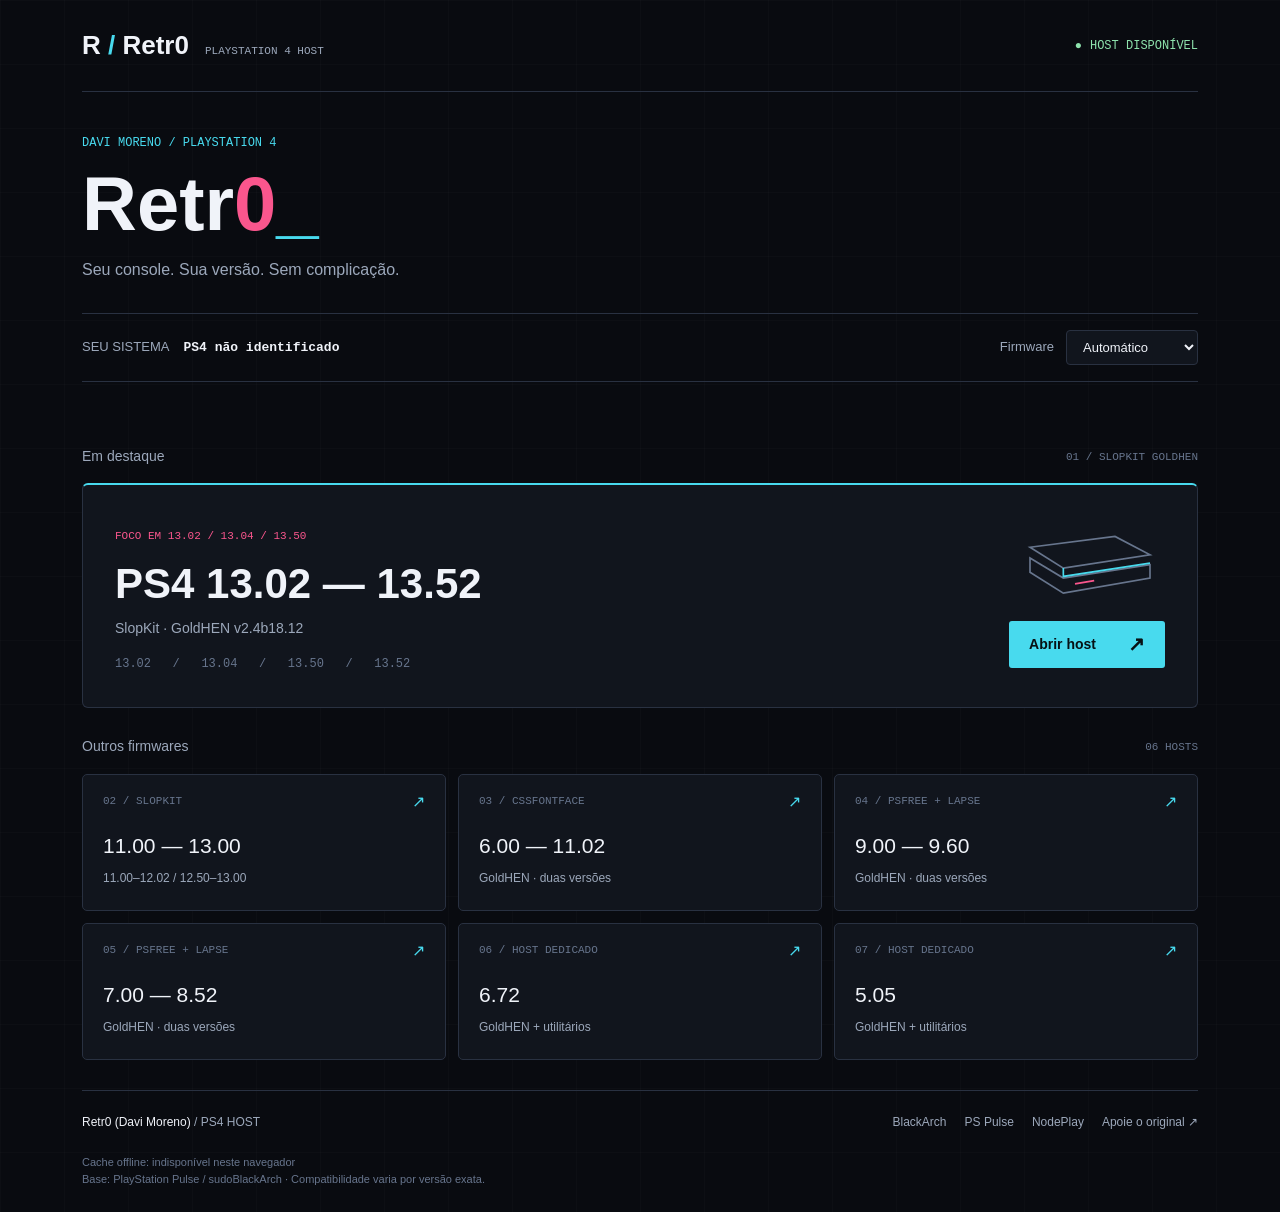
<file: index.html>
<!DOCTYPE html>
<html lang="pt-BR" manifest="navigation.manifest"><head>
<meta charset="utf-8"><meta name="viewport" content="width=device-width,initial-scale=1">
<title>Retr0 • PS4 Host | Davi Moreno</title><meta name="description" content="Retr0 por Davi Moreno. Hosts de PS4 organizados por firmware, com identificação automática do console."><meta property="og:title" content="Retr0 • PS4 Host"><meta property="og:description" content="Seu PS4, seu firmware, seu host. Por Davi Moreno."><meta property="og:type" content="website"><meta name="twitter:card" content="summary">
<link rel="icon" href="pspulse.png"><link rel="stylesheet" href="retr0.css">
</head><body><div class="shell">
<header class="top"><a class="brand" href="index.html">R<span> / </span>Retr0<small>PLAYSTATION 4 HOST</small></a><span class="online">HOST DISPONÍVEL</span></header>
<main><section class="intro"><p class="eyebrow">DAVI MORENO / PLAYSTATION 4</p><h1>Retr<span class="zero">0</span><span>_</span></h1><p>Seu console. Sua versão. Sem complicação.</p></section>
<div class="firmware-status"><div><span class="status-label">SEU SISTEMA</span><strong id="firmware-value" class="status-value" aria-live="polite">Verificando firmware…</strong><a id="recommended" class="recommendation" hidden>Abrir host →</a></div><label class="manual" for="firmware-picker">Firmware <select id="firmware-picker"><option value="">Automático</option></select></label></div>
<p class="notice-line" id="notice" role="status"></p>
<div class="section-heading"><h2 id="selection-title">Em destaque</h2><span>01 / SLOPKIT GOLDHEN</span></div>
<section class="featured" data-route="1352/index.html"><div><span class="badge pink">FOCO EM 13.02 / 13.04 / 13.50</span><h2>PS4 13.02 — 13.52</h2><p>SlopKit · GoldHEN v2.4b18.12</p><p class="version-list">13.02 &nbsp; / &nbsp; 13.04 &nbsp; / &nbsp; 13.50 &nbsp; / &nbsp; 13.52</p></div><div class="feature-side">
<svg class="console-art" viewBox="0 0 180 95" aria-label="Console PlayStation 4" role="img"><path d="M18 25L120 12l42 22-104 16zM18 38l40 24 104-16v16L58 80 18 55z" fill="none" stroke="currentColor" stroke-width="2"/><path d="M58 50v10l104-16" fill="none" stroke="var(--primary)" stroke-width="2"/><path d="M72 69l23-4" stroke="var(--accent)" stroke-width="2"/></svg>
<a class="cta" id="primary-link" href="1352/index.html">Abrir host <span class="arrow">↗</span></a></div></section>
<div class="section-heading"><h2>Outros firmwares</h2><span>06 HOSTS</span></div>
<nav class="routes" aria-label="Hosts por firmware">
<a class="route" data-route="1300/index.html" href="1300/index.html"><span class="index">02 / SLOPKIT</span><span class="arrow">↗</span><div><strong>11.00 — 13.00</strong><small>11.00–12.02 / 12.50–13.00</small></div></a>
<a class="route" data-route="css/version-selector.html" href="css/version-selector.html"><span class="index">03 / CSSFONTFACE</span><span class="arrow">↗</span><div><strong>6.00 — 11.02</strong><small>GoldHEN · duas versões</small></div></a>
<a class="route" data-route="900/version-selector.html" href="900/version-selector.html"><span class="index">04 / PSFREE + LAPSE</span><span class="arrow">↗</span><div><strong>9.00 — 9.60</strong><small>GoldHEN · duas versões</small></div></a>
<a class="route" data-route="700/version-selector.html" href="700/version-selector.html"><span class="index">05 / PSFREE + LAPSE</span><span class="arrow">↗</span><div><strong>7.00 — 8.52</strong><small>GoldHEN · duas versões</small></div></a>
<a class="route" data-route="672/index.html" href="672/index.html"><span class="index">06 / HOST DEDICADO</span><span class="arrow">↗</span><div><strong>6.72</strong><small>GoldHEN + utilitários</small></div></a>
<a class="route" data-route="505/index.html" href="505/index.html"><span class="index">07 / HOST DEDICADO</span><span class="arrow">↗</span><div><strong>5.05</strong><small>GoldHEN + utilitários</small></div></a>
</nav></main><footer class="bottom"><div><span class="signature">Retr0 (Davi Moreno)</span> / PS4 HOST</div><div><a href="https://t.me/sudoBlackArch">BlackArch</a><a href="https://t.me/PlayStation_Pulse">PS Pulse</a><a href="https://nodeplay.net/">NodePlay</a><a href="https://sudoblackarch.github.io/support/">Apoie o original ↗</a></div></footer>
<div class="disclaimer"><span id="cache-status">Verificando cache do menu…</span><br>Base: PlayStation Pulse / sudoBlackArch · Compatibilidade varia por versão exata.</div></div><script src="firmware.js"></script><script src="menu.js"></script></body></html>
</file>
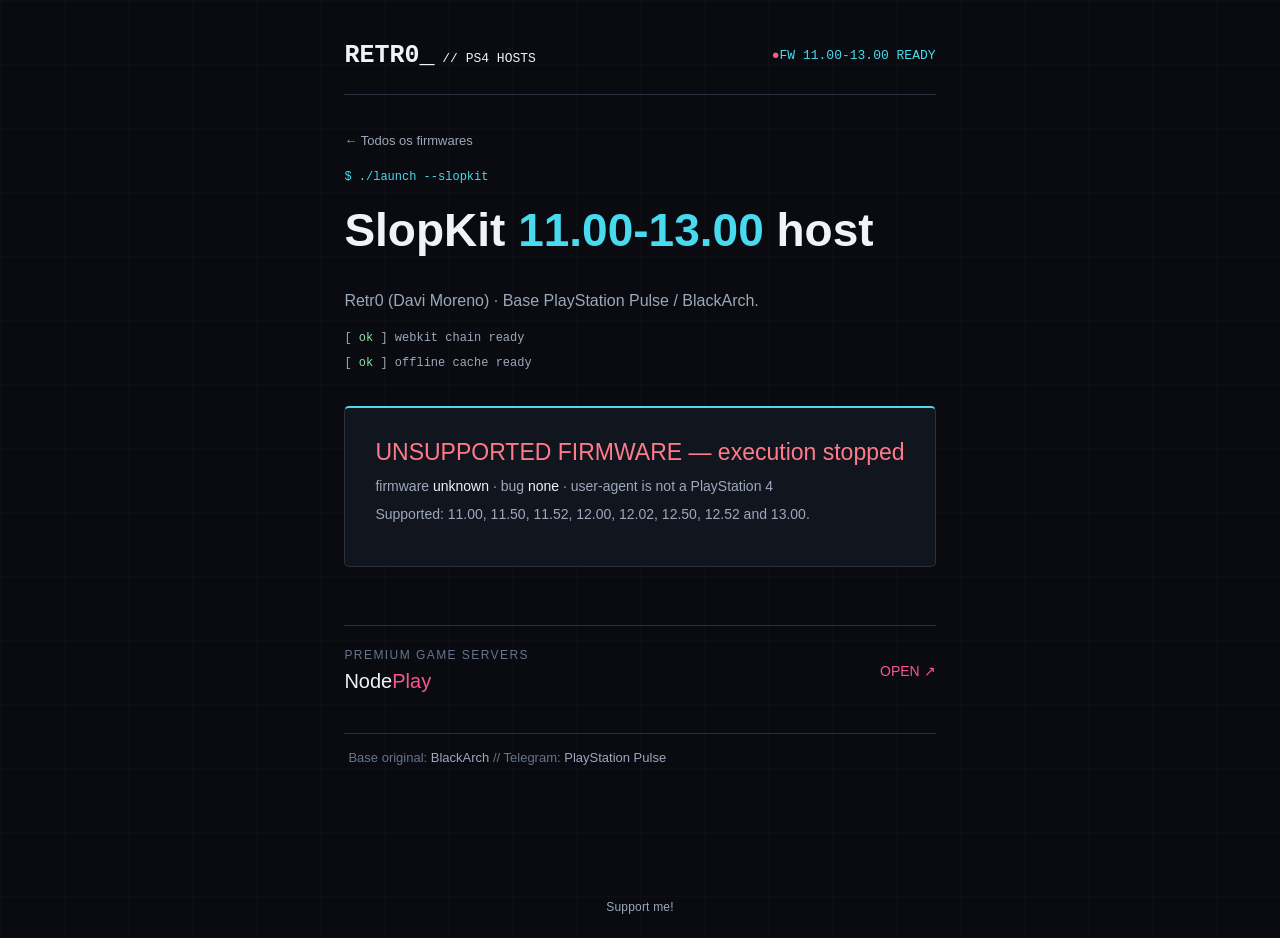
<file: 1300/index.html>
<!DOCTYPE html>
<html lang="pt-BR" manifest="cache.manifest">
<head>
    <link rel="icon" type="image/png" href="../pspulse.png">
<meta charset="utf-8">
<meta name="viewport" content="width=device-width,initial-scale=1">
<title>Retr0 • PS4 11.00–13.00 | SlopKit</title>
<style>
    :root {
        --bg: #151515;
        --panel: #1c1c1c;
        --panel-2: #242424;
        --line: #2e2e2e;
        --line-bright: #454545;
        --text: #f5f5f5;
        --muted: #b5b5b5;
        --dim: #828282;
        --accent: #a294ff;
        --red: #ff9b9b;
        --amber: #e1bd72;
    }

    * { box-sizing: border-box; margin: 0; padding: 0; }
    html { background: var(--bg); }
    html, body { min-height: 100%; }
    body {
        background-color: var(--bg);
        background-image: linear-gradient(rgba(162, 148, 255, .05) 1px, transparent 1px),
            linear-gradient(90deg, rgba(162, 148, 255, .05) 1px, transparent 1px);
        background-size: 36px 36px;
        color: var(--text);
        display: flex;
        flex-direction: column;
        font: 17px/1.4 Consolas, "Liberation Mono", monospace;
        min-height: 100vh;
        overflow-x: hidden;
    }
    a { color: inherit; }

    .app { display: flex; flex: 1 0 auto; flex-direction: column; margin: 0 auto; padding: 14px 26px 12px; width: min(100% - 52px, 1220px); }

    /* Top status bar */
    .bar {
        align-items: center;
        border: 1px solid var(--line-bright);
        display: flex;
        font-size: 14px;
        justify-content: space-between;
        letter-spacing: .1em;
        padding: 10px 16px;
        text-transform: uppercase;
    }
    .bar b { color: var(--accent); font-weight: 400; }
    .bar-fw { color: var(--dim); }
    .bar-fw::before { color: var(--accent); content: "\25CF "; }

    .layout { display: flex; flex: 1 0 auto; flex-direction: column; padding: 20px 0 0; }

    /* Header */
    .kicker { color: var(--accent); font-size: 14px; letter-spacing: .14em; margin: 0 0 12px; }
    h1 { font-size: clamp(34px, 5vw, 56px); font-weight: 400; letter-spacing: -.07em; line-height: 1; margin: 0; }
    h1 em { color: var(--accent); font-style: normal; }
    .sub { color: var(--muted); font-size: 17px; margin: 13px 0 0; max-width: 720px; }
    .boot { color: var(--dim); font-size: 14px; list-style: none; margin: 12px 0 0; }
    .boot li { margin: 3px 0; }
    .boot b { color: var(--accent); font-weight: 400; }

    /* Router status */
    .status {
        background: var(--panel);
        border: 1px solid var(--line);
        margin-top: 20px;
        padding: 14px 16px;
    }
    #state { color: var(--accent); font-size: 22px; font-weight: 400; line-height: 1.25; margin: 0 0 10px; }
    #det { color: var(--muted); font-size: 14px; margin: 0 0 6px; }
    #det b { color: var(--text); font-weight: 400; }
    #cache { color: var(--dim); font-size: 13px; margin: 0 0 10px; min-height: 16px; }
    #cache.cacheok { color: var(--accent); }
    .ok { color: var(--accent); }
    .bad { color: var(--red); }
    .warn { color: var(--amber); }
    .notice { border-left: 2px solid var(--amber); color: var(--muted); font-size: 13px; margin-top: 12px; padding: 5px 10px; }
    .notice b { color: var(--amber); font-weight: 400; }

    /* NodePlay */
    .nodeplay {
        align-items: center;
        background: var(--panel);
        border: 1px solid var(--line-bright);
        display: flex;
        justify-content: space-between;
        margin-top: 14px;
        min-height: 68px;
        padding: 10px 18px;
        text-decoration: none;
    }
    .nodeplay:hover, .nodeplay:focus { background: var(--panel-2); border-color: var(--accent); outline: 0; }
    .nodeplay:focus { box-shadow: 0 0 0 2px var(--bg), 0 0 0 4px var(--accent); }
    .np-label { color: var(--dim); display: block; font-size: 12px; letter-spacing: .12em; text-transform: uppercase; }
    .np-name { color: var(--text); display: block; font-size: 24px; margin-top: 2px; }
    .np-name b { color: var(--accent); font-weight: 400; }
    .np-open { color: var(--accent); font-size: 14px; }

    /* Footer */
    .foot {
        border-top: 1px solid var(--line);
        color: var(--dim);
        font-size: 13px;
        margin-top: 16px;
        padding: 12px 4px 2px;
        text-align: center;
    }
    .foot a { color: var(--muted); }
    .foot a:hover, .foot a:focus { color: var(--accent); }

    @media (max-width: 760px) {
        body { overflow: auto; }
        .app { padding: 8px 10px; width: min(100% - 20px, 560px); }
        .bar { font-size: 12px; padding: 8px 12px; }
        .layout { padding-top: 14px; }
        h1 { font-size: 38px; }
        .sub { font-size: 16px; }
        #state { font-size: 19px; }
    }
</style>
<link rel="stylesheet" href="../retr0.css"></head>
<body class="subpage">
    <div class="app">
        <header class="bar">
            <span><b>Retr0<span>_</span></b> // ps4 hosts</span>
            <span class="bar-fw">fw 11.00-13.00 ready</span>
        </header>

        <main class="layout"><a class="back" href="../index.html">← Todos os firmwares</a>
            <p class="kicker">$ ./launch --slopkit</p>
            <h1>SlopKit <em>11.00-13.00</em> host</h1>
            <p class="sub">Retr0 (Davi Moreno) · Base PlayStation Pulse / BlackArch.</p>
            <ul class="boot">
                <li>[ <b>ok</b> ] webkit chain ready</li>
                <li>[ <b>ok</b> ] offline cache ready</li>
            </ul>

            <section class="status" id="wrap">
                <div id="state">detecting firmware...</div>
                <div id="det"></div>
                <div id="cache"></div>
            </section>

            <a class="nodeplay" href="https://nodeplay.net/" target="_blank" rel="noopener">
                <span><span class="np-label">Premium game servers</span><span class="np-name">Node<b>Play</b></span></span>
                <span class="np-open">OPEN &#8599;</span>
            </a>

            <footer class="foot">
                Base original: <a href="https://t.me/sudoBlackArch">BlackArch</a> // Telegram: <a href="https://t.me/PlayStation_Pulse">PlayStation Pulse</a>
            </footer>
        </main>
    </div>

<script>
(function () {
    var stateEl = document.getElementById("state");
    var detEl = document.getElementById("det");
    var cacheEl = document.getElementById("cache");
    var launched = false;
    var cacheFinished = false;
    var cacheWatchdog = null;

    function setState(text, cssClass) {
        stateEl.textContent = text;
        stateEl.className = cssClass || "";
    }
    function setCache(text, ok) {
        cacheEl.textContent = text;
        cacheEl.className = ok ? "cacheok" : "";
    }
    function queryValue(name) {
        var match = new RegExp("[?&]" + name + "=([^&]*)").exec(location.search);
        if (!match) return null;
        try { return decodeURIComponent(match[1]); } catch (error) { return null; }
    }
    function sessionGet(name) {
        try { return sessionStorage.getItem(name); } catch (error) { return null; }
    }
    function sessionSet(name, value) {
        try {
            sessionStorage.setItem(name, String(value));
            return sessionStorage.getItem(name) === String(value);
        } catch (error) { return false; }
    }
    function sessionRemove(name) {
        try { sessionStorage.removeItem(name); } catch (error) {}
    }

    var key = null;
    var fwnum = null;
    var match = /PlayStation\s+4[\/ ](\d+)\.(\d+)/.exec(navigator.userAgent);
    if (match) {
        var minor = parseInt(match[2], 16);
        var minorString = minor.toString(16);
        if (minorString.length < 2) minorString = "0" + minorString;
        key = match[1] + "." + minorString;
        fwnum = parseInt(match[1], 10) * 100 + parseInt(minorString, 10);
    }

    if (fwnum === 1101 || fwnum === 1102) {
        window.location.replace("../css/version-selector.html");
        return;
    }

    var LAPSE = { 1100: 1, 1150: 1, 1152: 1, 1200: 1, 1202: 1 };
    var POOPS = { 1250: 1, 1252: 1, 1300: 1 };
    var bug = LAPSE[fwnum] ? "lapse" : (POOPS[fwnum] ? "poops" : null);
    var forced = queryValue("bug");
    if (bug && (forced === "lapse" || forced === "poops")) bug = forced;

    var why = !key ? "user-agent is not a PlayStation 4" :
        bug ? key + " uses " + bug : key + " is not supported by this host";
    detEl.innerHTML = "firmware <b>" + (key || "unknown") + "</b>"
        + " &middot; bug <b>" + (bug || "none") + "</b> &middot; " + why;

    if (!bug) {
        setState("UNSUPPORTED FIRMWARE — execution stopped", "bad");
        setCache("Supported: 11.00, 11.50, 11.52, 12.00, 12.02, 12.50, 12.52 and 13.00.");
        return;
    }

    var target = (bug === "lapse" ? "run_lapse.html" : "run_poops.html")
        + location.search;
    var preflightKey = "pspulse-1300-preflight:" + target;
    var cacheReloadKey = "pspulse-1300-cache-reload";

    function waitForTap(message, action) {
        setState(message, "warn");
        var fired = false;
        function cleanup() {
            window.removeEventListener("click", click, false);
            window.removeEventListener("keydown", keydown, false);
        }
        function fire() {
            if (fired) return;
            fired = true;
            cleanup();
            action();
        }
        function click() { fire(); }
        function keydown(event) {
            var code = event.which || event.keyCode || 0;
            var keyName = event.key || event.keyIdentifier || "";
            if (code === 13 || code === 32 || keyName === "Enter" ||
                keyName === " " || keyName === "Spacebar") {
                event.preventDefault();
                fire();
            }
        }
        window.addEventListener("click", click, false);
        window.addEventListener("keydown", keydown, false);
    }

    function go() {
        if (launched) return;
        launched = true;
        if (sessionGet(preflightKey) !== "yes") {
            if (!sessionSet(preflightKey, "yes")) {
                setState("SESSION STORAGE UNAVAILABLE — press X to continue", "warn");
                waitForTap("SESSION STORAGE UNAVAILABLE — press X to continue", function () {
                    location.replace(target);
                });
                return;
            }
            setState("preparing a clean memory state...", "warn");
            setTimeout(function () { location.reload(); }, 750);
            return;
        }
        setState("loading " + bug + " chain...", "warn");
        location.replace(target);
    }

    function finishCache() {
        if (cacheFinished) return false;
        cacheFinished = true;
        if (cacheWatchdog !== null) {
            clearTimeout(cacheWatchdog);
            cacheWatchdog = null;
        }
        return true;
    }

    function reloadWithFreshCache(swap) {
        if (!finishCache()) return;
        if (swap) {
            try { applicationCache.swapCache(); } catch (error) {}
        }
        sessionSet(preflightKey, "yes");
        if (sessionGet(cacheReloadKey) === "yes") {
            sessionRemove(cacheReloadKey);
            go();
            return;
        }
        sessionSet(cacheReloadKey, "yes");
        setCache("cache ready — reloading once", true);
        setTimeout(function () { location.reload(); }, 750);
    }

    var ac = window.applicationCache;
    if (!ac || !document.documentElement.hasAttribute("manifest")) {
        if (bug === "poops") {
            // Poops must only run from the offline cache: an uncached run
            // fetches payload/kpatch over the network right before a
            // timing-sensitive race. Fail closed like upstream instead.
            setCache("cache required — clear browser data and reopen the host");
            setState("CACHE UNAVAILABLE — clear browser data and reopen the host", "bad");
            return;
        }
        setCache("application cache unavailable");
        go();
        return;
    }

    ac.addEventListener("downloading", function () {
        setCache("caching for offline use...");
    }, false);
    ac.addEventListener("progress", function (event) {
        if (event && event.total > 0)
            setCache("caching " + Math.round(event.loaded / event.total * 100) + "%");
    }, false);
    ac.addEventListener("cached", function () {
        reloadWithFreshCache(false);
    }, false);
    ac.addEventListener("updateready", function () {
        reloadWithFreshCache(true);
    }, false);
    ac.addEventListener("noupdate", function () {
        if (!finishCache()) return;
        sessionRemove(cacheReloadKey);
        setCache("cached — offline ready", true);
        go();
    }, false);
    ac.addEventListener("error", function () {
        if (!finishCache()) return;
        sessionRemove(cacheReloadKey);
        setCache("cache unavailable");
        if (bug === "poops") {
            // No online fallback for poops: running uncached adds network
            // jitter to the triple-free race. Upstream stops here too.
            setState("CACHE FAILED — clear browser data and reopen the host", "bad");
            return;
        }
        waitForTap("CACHE FAILED — press X or tap to run online", go);
    }, false);
    ac.addEventListener("obsolete", function () {
        if (!finishCache()) return;
        sessionRemove(cacheReloadKey);
        setCache("cache obsolete — clear browser data", false);
        setState("CACHE OBSOLETE — clear browser data and reopen the host", "bad");
    }, false);

    if (!navigator.onLine) {
        finishCache();
        setCache("offline — using cached files", true);
        go();
    } else if (ac.status === ac.UPDATEREADY) {
        reloadWithFreshCache(true);
    } else if (ac.status === ac.CHECKING || ac.status === ac.DOWNLOADING ||
               ac.status === ac.UNCACHED) {
        setCache("waiting for offline cache...");
        cacheWatchdog = setTimeout(function () {
            if (!finishCache()) return;
            setCache("cache check timed out");
            if (bug === "poops") {
                setState("CACHE TIMEOUT — clear browser data and reopen the host", "bad");
                return;
            }
            waitForTap("CACHE TIMEOUT — press X or tap to run online", go);
        }, 60000);
    } else {
        setCache("cached — checking for updates...");
        try { ac.update(); } catch (error) {}
        cacheWatchdog = setTimeout(function () {
            if (!finishCache()) return;
            sessionRemove(cacheReloadKey);
            setCache("cached — offline ready", true);
            go();
        }, 5000);
    }
}());
</script>

<!-- PSPulse support link: intentionally lightweight for the PS4 browser. -->
<style id="pspulse-support-style">
.pspulse-support{position:fixed;right:18px;bottom:18px;z-index:2147483647;display:block;padding:10px 15px;border:1px solid #9b87ff;border-radius:4px;background:#17151f;color:#b7a9ff!important;font:600 13px Arial,sans-serif;letter-spacing:.2px;text-decoration:none;box-shadow:0 4px 16px rgba(0,0,0,.32)}
.pspulse-support:hover,.pspulse-support:focus{background:#9b87ff;color:#101014!important;outline:none}
</style>
<a class="pspulse-support" href="https://sudoblackarch.github.io/support/" aria-label="Support me">Support me!</a>
</body>
</html>
</file>
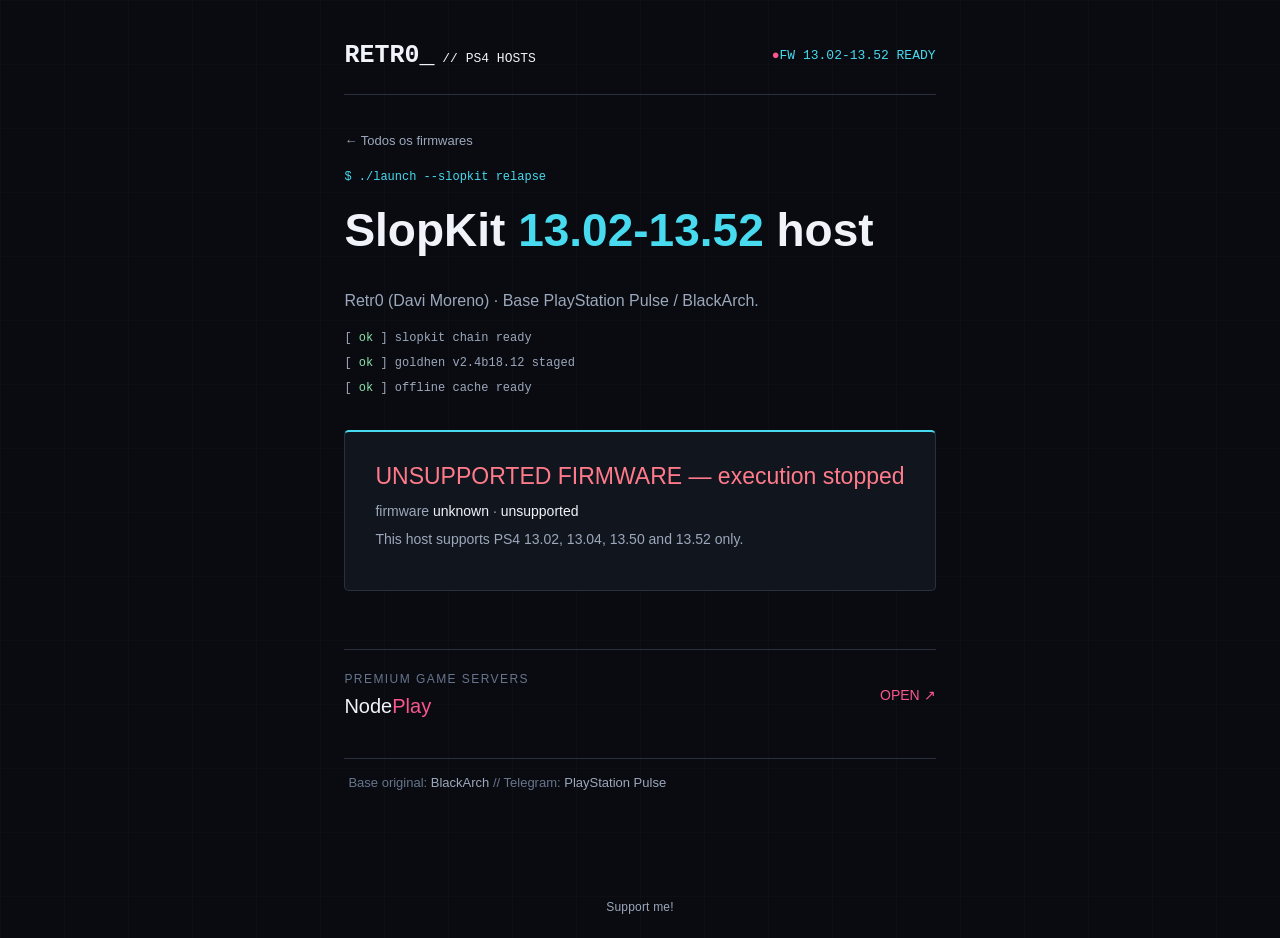
<file: 1352/index.html>
<!DOCTYPE html>
<html lang="pt-BR" manifest="cache.manifest">
<head>
<meta charset="UTF-8">
<meta name="viewport" content="width=device-width, initial-scale=1.0">
<title>Retr0 • PS4 13.02–13.52 | SlopKit</title>
<link rel="icon" type="image/png" href="../pspulse.png">
<style>
    :root {
        --bg: #151515;
        --panel: #1c1c1c;
        --panel-2: #242424;
        --line: #2e2e2e;
        --line-bright: #454545;
        --text: #f5f5f5;
        --muted: #b5b5b5;
        --dim: #828282;
        --accent: #a294ff;
        --red: #ff9b9b;
        --amber: #e1bd72;
    }

    * { box-sizing: border-box; margin: 0; padding: 0; }
    html { background: var(--bg); }
    html, body { min-height: 100%; }
    body {
        background-color: var(--bg);
        background-image: linear-gradient(rgba(162, 148, 255, .05) 1px, transparent 1px),
            linear-gradient(90deg, rgba(162, 148, 255, .05) 1px, transparent 1px);
        background-size: 36px 36px;
        color: var(--text);
        display: flex;
        flex-direction: column;
        font: 17px/1.4 Consolas, "Liberation Mono", monospace;
        min-height: 100vh;
        overflow-x: hidden;
    }
    a { color: inherit; }

    .app { display: flex; flex: 1 0 auto; flex-direction: column; margin: 0 auto; padding: 14px 26px 12px; width: min(100% - 52px, 1220px); }

    /* Top status bar */
    .bar {
        align-items: center;
        border: 1px solid var(--line-bright);
        display: flex;
        font-size: 14px;
        justify-content: space-between;
        letter-spacing: .1em;
        padding: 10px 16px;
        text-transform: uppercase;
    }
    .bar b { color: var(--accent); font-weight: 400; }
    .bar-fw { color: var(--dim); }
    .bar-fw::before { color: var(--accent); content: "\25CF "; }

    .layout { display: flex; flex: 1 0 auto; flex-direction: column; padding: 20px 0 0; }

    /* Header */
    .kicker { color: var(--accent); font-size: 14px; letter-spacing: .14em; margin: 0 0 12px; }
    h1 { font-size: clamp(34px, 5vw, 56px); font-weight: 400; letter-spacing: -.07em; line-height: 1; margin: 0; }
    h1 em { color: var(--accent); font-style: normal; }
    .sub { color: var(--muted); font-size: 17px; margin: 13px 0 0; max-width: 720px; }
    .boot { color: var(--dim); font-size: 14px; list-style: none; margin: 12px 0 0; }
    .boot li { margin: 3px 0; }
    .boot b { color: var(--accent); font-weight: 400; }

    /* Router status */
    .status {
        background: var(--panel);
        border: 1px solid var(--line);
        margin-top: 20px;
        padding: 14px 16px;
    }
    #state { color: var(--accent); font-size: 22px; font-weight: 400; line-height: 1.25; margin: 0 0 10px; }
    #det { color: var(--muted); font-size: 14px; margin: 0 0 6px; }
    #det b { color: var(--text); font-weight: 400; }
    #cache { color: var(--dim); font-size: 13px; margin: 0 0 10px; min-height: 16px; }
    #cache.cacheok { color: var(--accent); }
    .ok { color: var(--accent); }
    .bad { color: var(--red); }
    .warn { color: var(--amber); }

    /* NodePlay */
    .nodeplay {
        align-items: center;
        background: var(--panel);
        border: 1px solid var(--line-bright);
        display: flex;
        justify-content: space-between;
        margin-top: 14px;
        min-height: 68px;
        padding: 10px 18px;
        text-decoration: none;
    }
    .nodeplay:hover, .nodeplay:focus { background: var(--panel-2); border-color: var(--accent); outline: 0; }
    .nodeplay:focus { box-shadow: 0 0 0 2px var(--bg), 0 0 0 4px var(--accent); }
    .np-label { color: var(--dim); display: block; font-size: 12px; letter-spacing: .12em; text-transform: uppercase; }
    .np-name { color: var(--text); display: block; font-size: 24px; margin-top: 2px; }
    .np-name b { color: var(--accent); font-weight: 400; }
    .np-open { color: var(--accent); font-size: 14px; }

    /* Footer */
    .foot {
        border-top: 1px solid var(--line);
        color: var(--dim);
        font-size: 13px;
        margin-top: 16px;
        padding: 12px 4px 2px;
        text-align: center;
    }
    .foot a { color: var(--muted); }
    .foot a:hover, .foot a:focus { color: var(--accent); }

    @media (max-width: 760px) {
        body { overflow: auto; }
        .app { padding: 8px 10px; width: min(100% - 20px, 560px); }
        .bar { font-size: 12px; padding: 8px 12px; }
        .layout { padding-top: 14px; }
        h1 { font-size: 38px; }
        .sub { font-size: 16px; }
        #state { font-size: 19px; }
    }
</style>
<link rel="stylesheet" href="../retr0.css"></head>
<body class="subpage">
    <div class="app">
        <header class="bar">
            <span><b>Retr0<span>_</span></b> // ps4 hosts</span>
            <span class="bar-fw">fw 13.02-13.52 ready</span>
        </header>

        <main class="layout"><a class="back" href="../index.html">← Todos os firmwares</a>
            <p class="kicker">$ ./launch --slopkit relapse</p>
            <h1>SlopKit <em>13.02-13.52</em> host</h1>
            <p class="sub">Retr0 (Davi Moreno) · Base PlayStation Pulse / BlackArch.</p>
            <ul class="boot">
                <li>[ <b>ok</b> ] slopkit chain ready</li>
                <li>[ <b>ok</b> ] goldhen v2.4b18.12 staged</li>
                <li>[ <b>ok</b> ] offline cache ready</li>
            </ul>

            <section class="status" id="wrap">
                <div id="state">detecting firmware...</div>
                <div id="det"></div>
                <div id="cache"></div>
            </section>

            <a class="nodeplay" href="https://nodeplay.net/" target="_blank" rel="noopener">
                <span><span class="np-label">Premium game servers</span><span class="np-name">Node<b>Play</b></span></span>
                <span class="np-open">OPEN &#8599;</span>
            </a>

            <footer class="foot">
                Base original: <a href="https://t.me/sudoBlackArch">BlackArch</a> // Telegram: <a href="https://t.me/PlayStation_Pulse">PlayStation Pulse</a>
            </footer>
        </main>
    </div>

<script>
(function () {
    var stateEl = document.getElementById("state");
    var detEl = document.getElementById("det");
    var cacheEl = document.getElementById("cache");
    var launched = false;
    var cacheFinished = false;
    var cacheWatchdog = null;

    function setState(text, cssClass) {
        stateEl.textContent = text;
        stateEl.className = cssClass || "";
    }
    function setCache(text, ok) {
        cacheEl.textContent = text;
        cacheEl.className = ok ? "cacheok" : "";
    }
    function queryValue(name) {
        var match = new RegExp("[?&]" + name + "=([^&]*)").exec(location.search);
        if (!match) return null;
        try { return decodeURIComponent(match[1]); } catch (error) { return null; }
    }
    function sessionGet(name) {
        try { return sessionStorage.getItem(name); } catch (error) { return null; }
    }
    function sessionSet(name, value) {
        try {
            sessionStorage.setItem(name, String(value));
            return sessionStorage.getItem(name) === String(value);
        } catch (error) { return false; }
    }
    function sessionRemove(name) {
        try { sessionStorage.removeItem(name); } catch (error) {}
    }

    var SUPPORTED = { 1302: 1, 1304: 1, 1350: 1, 1352: 1 };
    var key = null;
    var fwnum = null;
    var match = /PlayStation\s+4[\/ ](\d+)\.(\d+)/.exec(navigator.userAgent);
    if (match) {
        var minor = parseInt(match[2], 16);
        var minorString = minor.toString(16);
        if (minorString.length < 2) minorString = "0" + minorString;
        key = match[1] + "." + minorString;
        fwnum = parseInt(match[1], 10) * 100 + parseInt(minorString, 10);
    }

    var forced = queryValue("force") === "1";
    var supported = fwnum !== null && SUPPORTED[fwnum] === 1;
    detEl.innerHTML = "firmware <b>" + (key || "unknown") + "</b>"
        + " &middot; <b>" + (supported ? "supported" : "unsupported") + "</b>";

    var target = "jb.html" + location.search;
    if (location.search.indexOf("log=") === -1)
        target += (location.search ? "&" : "?") + "log=1";

    var preflightKey = "pspulse-1352-preflight:" + target;
    var cacheReloadKey = "pspulse-1352-cache-reload";

    function go() {
        if (launched) return;
        launched = true;

        if (sessionGet(preflightKey) !== "yes") {
            if (!sessionSet(preflightKey, "yes")) {
                setState("SESSION STORAGE UNAVAILABLE — press X to continue", "warn");
                waitForTap("SESSION STORAGE UNAVAILABLE — press X to continue", function () {
                    location.replace(target);
                });
                return;
            }
            setState("preparing a clean memory state...", "warn");
            setTimeout(function () { location.reload(); }, 750);
            return;
        }

        setState("loading jailbreak...", "warn");
        location.replace(target);
    }

    function waitForTap(message, action) {
        setState(message, "warn");
        var fired = false;
        function cleanup() {
            window.removeEventListener("click", click, false);
            window.removeEventListener("keydown", keydown, false);
        }
        function fire() {
            if (fired) return;
            fired = true;
            cleanup();
            action();
        }
        function click() { fire(); }
        function keydown(event) {
            var code = event.which || event.keyCode || 0;
            var keyName = event.key || event.keyIdentifier || "";
            if (code === 13 || code === 32 || keyName === "Enter" ||
                keyName === " " || keyName === "Spacebar") {
                event.preventDefault();
                fire();
            }
        }
        window.addEventListener("click", click, false);
        window.addEventListener("keydown", keydown, false);
    }

    if (!supported && !forced) {
        setState("UNSUPPORTED FIRMWARE — execution stopped", "bad");
        setCache("This host supports PS4 13.02, 13.04, 13.50 and 13.52 only.");
        return;
    }

    function finishCache() {
        if (cacheFinished) return false;
        cacheFinished = true;
        if (cacheWatchdog !== null) {
            clearTimeout(cacheWatchdog);
            cacheWatchdog = null;
        }
        return true;
    }

    function reloadWithFreshCache(swap) {
        if (!finishCache()) return;
        if (swap) {
            try { applicationCache.swapCache(); } catch (error) {}
        }
        sessionSet(preflightKey, "yes");
        if (sessionGet(cacheReloadKey) === "yes") {
            sessionRemove(cacheReloadKey);
            go();
            return;
        }
        sessionSet(cacheReloadKey, "yes");
        setCache("cache ready — reloading once", true);
        setTimeout(function () { location.reload(); }, 750);
    }

    var ac = window.applicationCache;
    if (!ac || !document.documentElement.hasAttribute("manifest")) {
        setCache("application cache unavailable");
        go();
        return;
    }

    ac.addEventListener("downloading", function () {
        setCache("caching for offline use...");
    }, false);
    ac.addEventListener("progress", function (event) {
        if (event && event.total > 0)
            setCache("caching " + Math.round(event.loaded / event.total * 100) + "%");
    }, false);
    ac.addEventListener("cached", function () {
        reloadWithFreshCache(false);
    }, false);
    ac.addEventListener("updateready", function () {
        reloadWithFreshCache(true);
    }, false);
    ac.addEventListener("noupdate", function () {
        if (!finishCache()) return;
        sessionRemove(cacheReloadKey);
        setCache("cached — offline ready", true);
        go();
    }, false);
    ac.addEventListener("error", function () {
        if (!finishCache()) return;
        sessionRemove(cacheReloadKey);
        setCache("cache unavailable");
        waitForTap("CACHE FAILED — press X or tap to run online", go);
    }, false);
    ac.addEventListener("obsolete", function () {
        if (!finishCache()) return;
        sessionRemove(cacheReloadKey);
        setCache("cache obsolete — clear browser data", false);
        setState("CACHE OBSOLETE — clear browser data and reopen the host", "bad");
    }, false);

    if (!navigator.onLine) {
        finishCache();
        setCache("offline — using cached files", true);
        go();
    } else if (ac.status === ac.UPDATEREADY) {
        reloadWithFreshCache(true);
    } else if (ac.status === ac.CHECKING || ac.status === ac.DOWNLOADING ||
               ac.status === ac.UNCACHED) {
        setCache("waiting for offline cache...");
        cacheWatchdog = setTimeout(function () {
            if (!finishCache()) return;
            setCache("cache check timed out");
            waitForTap("CACHE TIMEOUT — press X or tap to run online", go);
        }, 60000);
    } else {
        setCache("cached — checking for updates...");
        try { ac.update(); } catch (error) {}
        cacheWatchdog = setTimeout(function () {
            if (!finishCache()) return;
            sessionRemove(cacheReloadKey);
            setCache("cached — offline ready", true);
            go();
        }, 5000);
    }
}());
</script>

<!-- PSPulse support link: intentionally lightweight for the PS4 browser. -->
<style id="pspulse-support-style">
.pspulse-support{position:fixed;right:18px;bottom:18px;z-index:2147483647;display:block;padding:10px 15px;border:1px solid #9b87ff;border-radius:4px;background:#17151f;color:#b7a9ff!important;font:600 13px Arial,sans-serif;letter-spacing:.2px;text-decoration:none;box-shadow:0 4px 16px rgba(0,0,0,.32)}
.pspulse-support:hover,.pspulse-support:focus{background:#9b87ff;color:#101014!important;outline:none}
</style>
<a class="pspulse-support" href="https://sudoblackarch.github.io/support/" aria-label="Support me">Support me!</a>
</body>
</html>
</file>
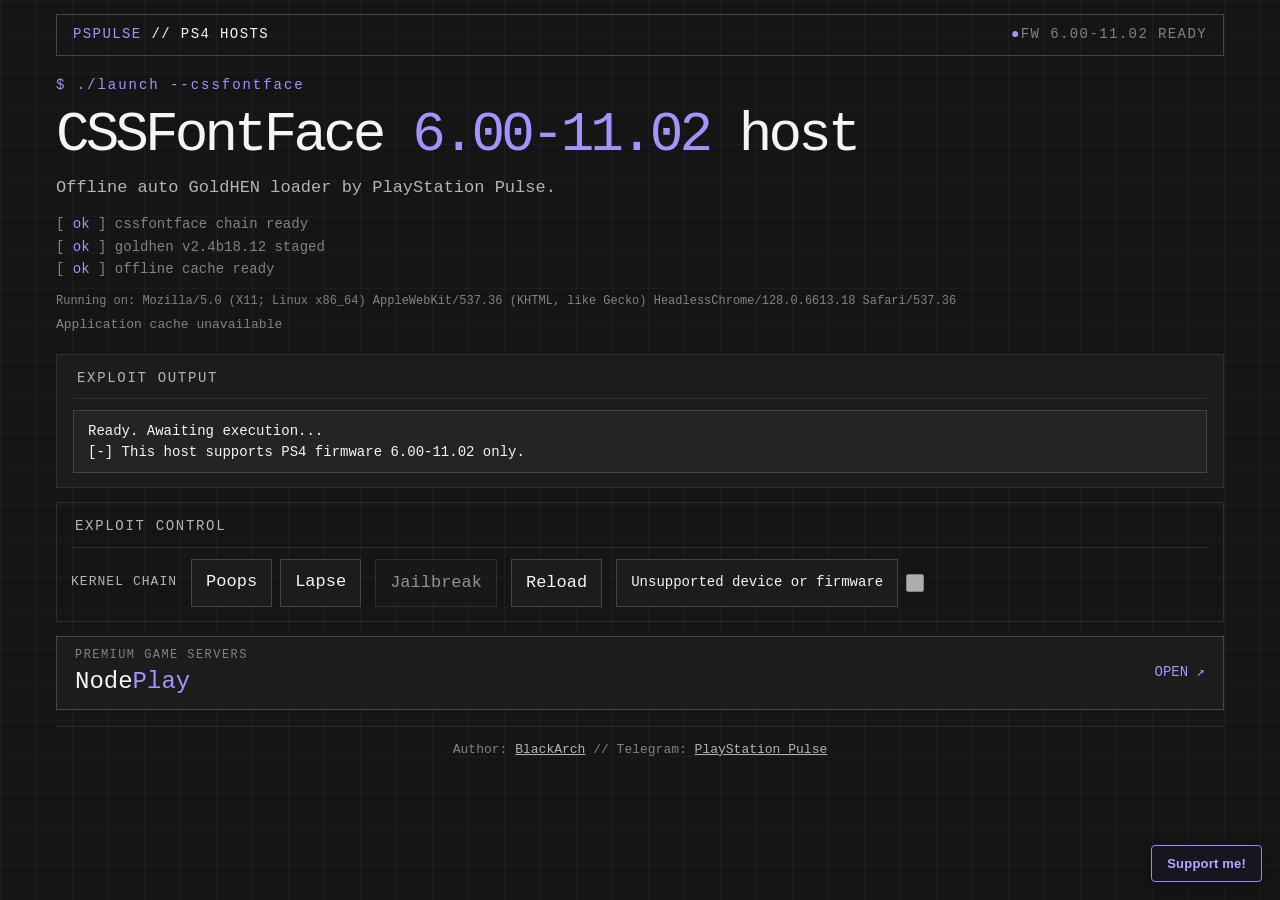
<file: css/latest/index.html>
<!DOCTYPE html>
<html lang="en" manifest="cache.manifest">

<head>
    <link rel="icon" type="image/png" href="../../pspulse.png">
    <meta charset="UTF-8">
    <meta name="viewport" content="width=device-width, initial-scale=1.0">
    <title>PSPULSE // PS4 6.00-11.02 HOST / 2.4B18.12</title>
    <style>
        :root {
            --bg: #151515;
            --panel: #1c1c1c;
            --panel-2: #242424;
            --line: #2e2e2e;
            --line-bright: #454545;
            --text: #f5f5f5;
            --muted: #b5b5b5;
            --dim: #828282;
            --accent: #a294ff;
            --red: #ff9b9b;
            --amber: #e1bd72;
        }

        * { box-sizing: border-box; margin: 0; padding: 0; }
        html { background: var(--bg); }
        html, body { min-height: 100%; }
        body {
            background-color: var(--bg);
            background-image: linear-gradient(rgba(162, 148, 255, .05) 1px, transparent 1px),
                linear-gradient(90deg, rgba(162, 148, 255, .05) 1px, transparent 1px);
            background-size: 36px 36px;
            color: var(--text);
            display: flex;
            flex-direction: column;
            font: 17px/1.4 Consolas, "Liberation Mono", monospace;
            min-height: 100vh;
            overflow-x: hidden;
        }
        a { color: inherit; }

        .app { display: flex; flex: 1 0 auto; flex-direction: column; margin: 0 auto; padding: 14px 26px 12px; width: min(100% - 52px, 1220px); }

        /* Top status bar */
        .bar {
            align-items: center;
            border: 1px solid var(--line-bright);
            display: flex;
            font-size: 14px;
            justify-content: space-between;
            letter-spacing: .1em;
            padding: 10px 16px;
            text-transform: uppercase;
        }
        .bar b { color: var(--accent); font-weight: 400; }
        .bar-fw { color: var(--dim); }
        .bar-fw::before { color: var(--accent); content: "\25CF "; }

        .layout { display: flex; flex: 1 0 auto; flex-direction: column; padding: 20px 0 0; }

        /* Header */
        .kicker { color: var(--accent); font-size: 14px; letter-spacing: .14em; margin: 0 0 12px; }
        h1 { font-size: clamp(34px, 5vw, 56px); font-weight: 400; letter-spacing: -.07em; line-height: 1; margin: 0; }
        h1 em { color: var(--accent); font-style: normal; }
        .sub { color: var(--muted); font-size: 17px; margin: 13px 0 0; max-width: 720px; }
        .boot { color: var(--dim); font-size: 14px; list-style: none; margin: 12px 0 0; }
        .boot li { margin: 3px 0; }
        .boot b { color: var(--accent); font-weight: 400; }
        #UA { color: var(--dim); display: block; font-size: 12px; margin-top: 10px; overflow-wrap: anywhere; }
        /* Offline cache stage (upstream inline script target) */
        #cache { color: var(--dim); font-size: 13px; margin: 6px 0 0; min-height: 16px; }
        #cache.cacheok { color: var(--accent); }

        /* Status / exploit output */
        .status {
            background: var(--panel);
            border: 1px solid var(--line);
            margin-top: 20px;
            padding: 14px 16px;
        }
        .status-label {
            border-bottom: 1px solid var(--line);
            color: var(--muted);
            font-size: 14px;
            letter-spacing: .12em;
            margin-bottom: 11px;
            padding: 0 4px 10px;
            text-transform: uppercase;
        }
        /* logger target in src/misc.js - keep id, pre-wrap and bounds */
        #console {
            background: var(--panel-2);
            border: 1px solid var(--line-bright);
            color: var(--text);
            font: inherit;
            font-size: 14px;
            line-height: 1.45;
            max-height: 132px;
            min-height: 42px;
            overflow: auto;
            padding: 10px 14px;
            white-space: pre-wrap;
        }

        /* Controls */
        .controls { border: 1px solid var(--line); margin-top: 14px; padding: 14px; }
        .section-title {
            border-bottom: 1px solid var(--line);
            color: var(--muted);
            font-size: 14px;
            letter-spacing: .12em;
            margin-bottom: 11px;
            padding: 0 4px 10px;
            text-transform: uppercase;
        }
        #kernel-options { align-items: center; display: flex; flex-wrap: wrap; gap: 10px 14px; }
        .chain-label { color: var(--muted); font-size: 13px; letter-spacing: .08em; text-transform: uppercase; }
        .chain-options { display: flex; gap: 8px; }
        #kernel-options input[type="radio"] { height: 1px; opacity: 0; position: absolute; width: 1px; }
        .chain-option,
        #jeilbrek,
        #reloadBtn,
        .auto-jb-label {
            background: var(--panel);
            border: 1px solid var(--line-bright);
            color: var(--text);
            cursor: pointer;
            font: inherit;
            min-height: 48px;
            padding: 10px 14px;
        }
        #kernel-options input[type="radio"]:focus + .chain-option,
        #kernel-options input[type="radio"]:checked + .chain-option,
        .chain-option:hover,
        #jeilbrek:hover,
        #jeilbrek:focus,
        #reloadBtn:hover,
        #reloadBtn:focus,
        .auto-jb-label:hover {
            background: var(--panel-2);
            border-color: var(--accent);
            color: var(--accent);
            outline: 0;
        }
        #kernel-options input[type="radio"]:focus + .chain-option,
        #jeilbrek:focus,
        #reloadBtn:focus { box-shadow: 0 0 0 2px var(--bg), 0 0 0 4px var(--accent); }
        #jeilbrek:disabled { cursor: wait; opacity: .55; }
        .auto-jb { align-items: center; display: flex; gap: 8px; }
        .auto-jb-label { align-items: center; display: flex; font-size: 14px; text-transform: none; }
        .auto-jb-label:focus { box-shadow: 0 0 0 2px var(--bg), 0 0 0 4px var(--accent); outline: 0; }
        #autoJbInput { height: 18px; width: 18px; }

        /* NodePlay */
        .nodeplay {
            align-items: center;
            background: var(--panel);
            border: 1px solid var(--line-bright);
            display: flex;
            justify-content: space-between;
            margin-top: 14px;
            min-height: 68px;
            padding: 10px 18px;
            text-decoration: none;
        }
        .nodeplay:hover, .nodeplay:focus { background: var(--panel-2); border-color: var(--accent); outline: 0; }
        .nodeplay:focus { box-shadow: 0 0 0 2px var(--bg), 0 0 0 4px var(--accent); }
        .np-label { color: var(--dim); display: block; font-size: 12px; letter-spacing: .12em; text-transform: uppercase; }
        .np-name { color: var(--text); display: block; font-size: 24px; margin-top: 2px; }
        .np-name b { color: var(--accent); font-weight: 400; }
        .np-open { color: var(--accent); font-size: 14px; }

        /* Footer */
        .foot {
            border-top: 1px solid var(--line);
            color: var(--dim);
            font-size: 13px;
            margin-top: 16px;
            padding: 12px 4px 2px;
            text-align: center;
        }
        .foot a { color: var(--muted); }
        .foot a:hover, .foot a:focus { color: var(--accent); }
        .foot div { margin: 2px 0; }

        @media (max-width: 760px) {
            body { overflow: auto; }
            .app { padding: 8px 10px; width: min(100% - 20px, 560px); }
            .bar { font-size: 12px; padding: 8px 12px; }
            .layout { padding-top: 14px; }
            h1 { font-size: 38px; }
            .sub { font-size: 16px; }
            #kernel-options { align-items: flex-start; flex-direction: column; }
            .chain-options { width: 100%; }
            .chain-option { flex: 1; }
        }
    </style>
</head>

<body>
    <div class="app">
        <header class="bar">
            <span><b>PSPULSE</b> // ps4 hosts</span>
            <span class="bar-fw">fw 6.00-11.02 ready</span>
        </header>

        <main class="layout">
            <p class="kicker">$ ./launch --cssfontface</p>
            <h1>CSSFontFace <em>6.00-11.02</em> host</h1>
            <p class="sub">Offline auto GoldHEN loader by PlayStation Pulse.</p>
            <ul class="boot">
                <li>[ <b>ok</b> ] cssfontface chain ready</li>
                <li>[ <b>ok</b> ] goldhen v2.4b18.12 staged</li>
                <li>[ <b>ok</b> ] offline cache ready</li>
            </ul>
            <p id="UA">Running on:</p>
            <p id="cache">Checking offline cache...</p>

            <div class="status">
                <div class="status-label">Exploit output</div>
                <pre id="console">Ready. Awaiting execution...</pre>
            </div>

            <section class="controls">
                <div class="section-title">Exploit control</div>
                <form id="kernel-options">
                    <span class="chain-label">Kernel chain</span>
                    <div class="chain-options">
                        <input type="radio" name="kernel" id="netctrl-exploit" value="netctrl">
                        <label class="chain-option" for="netctrl-exploit">Poops</label>
                        <input type="radio" name="kernel" id="lapse-exploit" value="lapse">
                        <label class="chain-option" for="lapse-exploit">Lapse</label>
                    </div>
                    <button id="jeilbrek" type="button">Jailbreak</button>
                    <button id="reloadBtn" type="button">Reload</button>
                    <div class="auto-jb">
                        <label class="auto-jb-label" for="autoJbInput" id="autoJbLabel">Auto Jailbreak</label>
                        <input id="autoJbInput" type="checkbox">
                    </div>
                </form>
            </section>

            <a class="nodeplay" href="https://nodeplay.net/" target="_blank" rel="noopener">
                <span><span class="np-label">Premium game servers</span><span class="np-name">Node<b>Play</b></span></span>
                <span class="np-open">OPEN &#8599;</span>
            </a>

            <footer class="foot">
                <div>Author: <a href="https://t.me/sudoBlackArch">BlackArch</a> // Telegram: <a href="https://t.me/PlayStation_Pulse">PlayStation Pulse</a></div>
            </footer>
        </main>
    </div>

    <script src="src/main.js"></script>
    <script src="includes/script.js"></script>

    <script>
    (function () {
        var cache = window.applicationCache;
        var status = document.getElementById('cache');

        function show(message, ready) {
            if (!status) return;
            status.textContent = message;
            status.className = ready ? 'cacheok' : '';
        }

        if (!cache || !document.documentElement.hasAttribute('manifest')) {
            show('Application cache unavailable');
            return;
        }

        cache.addEventListener('checking', function () {
            show('Checking offline cache...');
        }, false);
        cache.addEventListener('downloading', function () {
            show('Installing offline cache...');
        }, false);
        cache.addEventListener('progress', function (event) {
            if (event && event.total > 0) {
                show('Caching ' + Math.round(event.loaded / event.total * 100) + '%');
            }
        }, false);
        cache.addEventListener('cached', function () {
            show('Cached for offline use', true);
        }, false);
        cache.addEventListener('noupdate', function () {
            show('Cached — offline ready', true);
        }, false);
        cache.addEventListener('updateready', function () {
            show('Cache update ready', true);
        }, false);
        cache.addEventListener('error', function () {
            if (cache.status === cache.IDLE ||
                cache.status === cache.UPDATEREADY) {
                show('Cached — offline ready', true);
            } else {
                show('Cache failed — check the connection and retry manually');
            }
        }, false);
        cache.addEventListener('obsolete', function () {
            show('Cache obsolete — clear browser data and reload');
        }, false);

        if (!navigator.onLine) {
            show('Offline — using cached resources', true);
        } else if (cache.status === cache.UPDATEREADY) {
            show('Cache updated — reloading...', true);
        } else if (cache.status === cache.IDLE) {
            show('Cached — offline ready', true);
        }
    }());
    </script>


<!-- PSPulse support link: intentionally lightweight for the PS4 browser. -->
<style id="pspulse-support-style">
.pspulse-support{position:fixed;right:18px;bottom:18px;z-index:2147483647;display:block;padding:10px 15px;border:1px solid #9b87ff;border-radius:4px;background:#17151f;color:#b7a9ff!important;font:600 13px Arial,sans-serif;letter-spacing:.2px;text-decoration:none;box-shadow:0 4px 16px rgba(0,0,0,.32)}
.pspulse-support:hover,.pspulse-support:focus{background:#9b87ff;color:#101014!important;outline:none}
</style>
<a class="pspulse-support" href="https://sudoblackarch.github.io/support/" aria-label="Support me">Support me!</a>
</body>

</html>
</file>
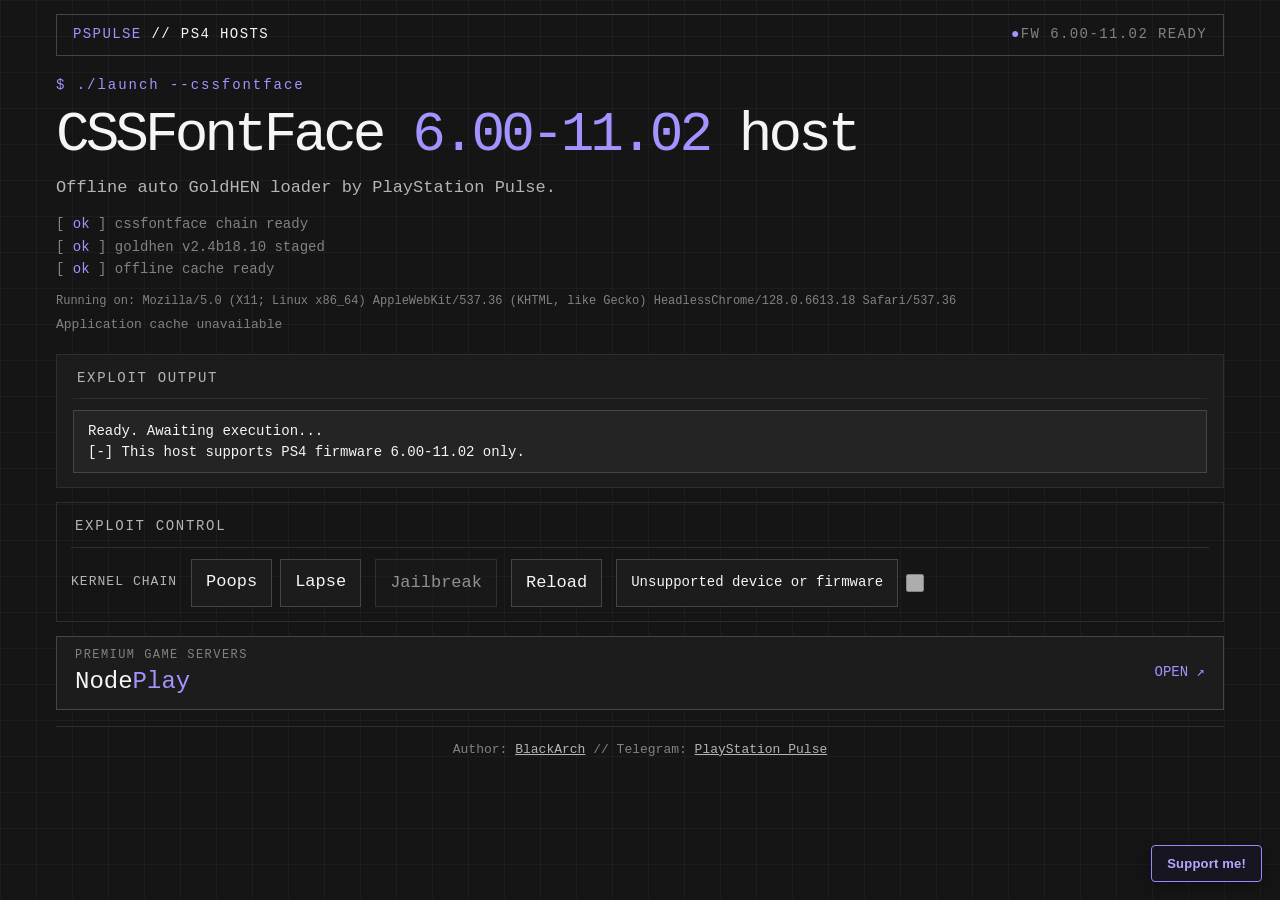
<file: css/stable/index.html>
<!DOCTYPE html>
<html lang="en" manifest="cache.manifest">

<head>
    <link rel="icon" type="image/png" href="../../pspulse.png">
    <meta charset="UTF-8">
    <meta name="viewport" content="width=device-width, initial-scale=1.0">
    <title>PSPULSE // PS4 6.00-11.02 HOST / 2.4B18.10</title>
    <style>
        :root {
            --bg: #151515;
            --panel: #1c1c1c;
            --panel-2: #242424;
            --line: #2e2e2e;
            --line-bright: #454545;
            --text: #f5f5f5;
            --muted: #b5b5b5;
            --dim: #828282;
            --accent: #a294ff;
            --red: #ff9b9b;
            --amber: #e1bd72;
        }

        * { box-sizing: border-box; margin: 0; padding: 0; }
        html { background: var(--bg); }
        html, body { min-height: 100%; }
        body {
            background-color: var(--bg);
            background-image: linear-gradient(rgba(162, 148, 255, .05) 1px, transparent 1px),
                linear-gradient(90deg, rgba(162, 148, 255, .05) 1px, transparent 1px);
            background-size: 36px 36px;
            color: var(--text);
            display: flex;
            flex-direction: column;
            font: 17px/1.4 Consolas, "Liberation Mono", monospace;
            min-height: 100vh;
            overflow-x: hidden;
        }
        a { color: inherit; }

        .app { display: flex; flex: 1 0 auto; flex-direction: column; margin: 0 auto; padding: 14px 26px 12px; width: min(100% - 52px, 1220px); }

        /* Top status bar */
        .bar {
            align-items: center;
            border: 1px solid var(--line-bright);
            display: flex;
            font-size: 14px;
            justify-content: space-between;
            letter-spacing: .1em;
            padding: 10px 16px;
            text-transform: uppercase;
        }
        .bar b { color: var(--accent); font-weight: 400; }
        .bar-fw { color: var(--dim); }
        .bar-fw::before { color: var(--accent); content: "\25CF "; }

        .layout { display: flex; flex: 1 0 auto; flex-direction: column; padding: 20px 0 0; }

        /* Header */
        .kicker { color: var(--accent); font-size: 14px; letter-spacing: .14em; margin: 0 0 12px; }
        h1 { font-size: clamp(34px, 5vw, 56px); font-weight: 400; letter-spacing: -.07em; line-height: 1; margin: 0; }
        h1 em { color: var(--accent); font-style: normal; }
        .sub { color: var(--muted); font-size: 17px; margin: 13px 0 0; max-width: 720px; }
        .boot { color: var(--dim); font-size: 14px; list-style: none; margin: 12px 0 0; }
        .boot li { margin: 3px 0; }
        .boot b { color: var(--accent); font-weight: 400; }
        #UA { color: var(--dim); display: block; font-size: 12px; margin-top: 10px; overflow-wrap: anywhere; }
        /* Offline cache stage (upstream inline script target) */
        #cache { color: var(--dim); font-size: 13px; margin: 6px 0 0; min-height: 16px; }
        #cache.cacheok { color: var(--accent); }

        /* Status / exploit output */
        .status {
            background: var(--panel);
            border: 1px solid var(--line);
            margin-top: 20px;
            padding: 14px 16px;
        }
        .status-label {
            border-bottom: 1px solid var(--line);
            color: var(--muted);
            font-size: 14px;
            letter-spacing: .12em;
            margin-bottom: 11px;
            padding: 0 4px 10px;
            text-transform: uppercase;
        }
        /* logger target in src/misc.js - keep id, pre-wrap and bounds */
        #console {
            background: var(--panel-2);
            border: 1px solid var(--line-bright);
            color: var(--text);
            font: inherit;
            font-size: 14px;
            line-height: 1.45;
            max-height: 132px;
            min-height: 42px;
            overflow: auto;
            padding: 10px 14px;
            white-space: pre-wrap;
        }

        /* Controls */
        .controls { border: 1px solid var(--line); margin-top: 14px; padding: 14px; }
        .section-title {
            border-bottom: 1px solid var(--line);
            color: var(--muted);
            font-size: 14px;
            letter-spacing: .12em;
            margin-bottom: 11px;
            padding: 0 4px 10px;
            text-transform: uppercase;
        }
        #kernel-options { align-items: center; display: flex; flex-wrap: wrap; gap: 10px 14px; }
        .chain-label { color: var(--muted); font-size: 13px; letter-spacing: .08em; text-transform: uppercase; }
        .chain-options { display: flex; gap: 8px; }
        #kernel-options input[type="radio"] { height: 1px; opacity: 0; position: absolute; width: 1px; }
        .chain-option,
        #jeilbrek,
        #reloadBtn,
        .auto-jb-label {
            background: var(--panel);
            border: 1px solid var(--line-bright);
            color: var(--text);
            cursor: pointer;
            font: inherit;
            min-height: 48px;
            padding: 10px 14px;
        }
        #kernel-options input[type="radio"]:focus + .chain-option,
        #kernel-options input[type="radio"]:checked + .chain-option,
        .chain-option:hover,
        #jeilbrek:hover,
        #jeilbrek:focus,
        #reloadBtn:hover,
        #reloadBtn:focus,
        .auto-jb-label:hover {
            background: var(--panel-2);
            border-color: var(--accent);
            color: var(--accent);
            outline: 0;
        }
        #kernel-options input[type="radio"]:focus + .chain-option,
        #jeilbrek:focus,
        #reloadBtn:focus { box-shadow: 0 0 0 2px var(--bg), 0 0 0 4px var(--accent); }
        #jeilbrek:disabled { cursor: wait; opacity: .55; }
        .auto-jb { align-items: center; display: flex; gap: 8px; }
        .auto-jb-label { align-items: center; display: flex; font-size: 14px; text-transform: none; }
        .auto-jb-label:focus { box-shadow: 0 0 0 2px var(--bg), 0 0 0 4px var(--accent); outline: 0; }
        #autoJbInput { height: 18px; width: 18px; }

        /* NodePlay */
        .nodeplay {
            align-items: center;
            background: var(--panel);
            border: 1px solid var(--line-bright);
            display: flex;
            justify-content: space-between;
            margin-top: 14px;
            min-height: 68px;
            padding: 10px 18px;
            text-decoration: none;
        }
        .nodeplay:hover, .nodeplay:focus { background: var(--panel-2); border-color: var(--accent); outline: 0; }
        .nodeplay:focus { box-shadow: 0 0 0 2px var(--bg), 0 0 0 4px var(--accent); }
        .np-label { color: var(--dim); display: block; font-size: 12px; letter-spacing: .12em; text-transform: uppercase; }
        .np-name { color: var(--text); display: block; font-size: 24px; margin-top: 2px; }
        .np-name b { color: var(--accent); font-weight: 400; }
        .np-open { color: var(--accent); font-size: 14px; }

        /* Footer */
        .foot {
            border-top: 1px solid var(--line);
            color: var(--dim);
            font-size: 13px;
            margin-top: 16px;
            padding: 12px 4px 2px;
            text-align: center;
        }
        .foot a { color: var(--muted); }
        .foot a:hover, .foot a:focus { color: var(--accent); }
        .foot div { margin: 2px 0; }

        @media (max-width: 760px) {
            body { overflow: auto; }
            .app { padding: 8px 10px; width: min(100% - 20px, 560px); }
            .bar { font-size: 12px; padding: 8px 12px; }
            .layout { padding-top: 14px; }
            h1 { font-size: 38px; }
            .sub { font-size: 16px; }
            #kernel-options { align-items: flex-start; flex-direction: column; }
            .chain-options { width: 100%; }
            .chain-option { flex: 1; }
        }
    </style>
</head>

<body>
    <div class="app">
        <header class="bar">
            <span><b>PSPULSE</b> // ps4 hosts</span>
            <span class="bar-fw">fw 6.00-11.02 ready</span>
        </header>

        <main class="layout">
            <p class="kicker">$ ./launch --cssfontface</p>
            <h1>CSSFontFace <em>6.00-11.02</em> host</h1>
            <p class="sub">Offline auto GoldHEN loader by PlayStation Pulse.</p>
            <ul class="boot">
                <li>[ <b>ok</b> ] cssfontface chain ready</li>
                <li>[ <b>ok</b> ] goldhen v2.4b18.10 staged</li>
                <li>[ <b>ok</b> ] offline cache ready</li>
            </ul>
            <p id="UA">Running on:</p>
            <p id="cache">Checking offline cache...</p>

            <div class="status">
                <div class="status-label">Exploit output</div>
                <pre id="console">Ready. Awaiting execution...</pre>
            </div>

            <section class="controls">
                <div class="section-title">Exploit control</div>
                <form id="kernel-options">
                    <span class="chain-label">Kernel chain</span>
                    <div class="chain-options">
                        <input type="radio" name="kernel" id="netctrl-exploit" value="netctrl">
                        <label class="chain-option" for="netctrl-exploit">Poops</label>
                        <input type="radio" name="kernel" id="lapse-exploit" value="lapse">
                        <label class="chain-option" for="lapse-exploit">Lapse</label>
                    </div>
                    <button id="jeilbrek" type="button">Jailbreak</button>
                    <button id="reloadBtn" type="button">Reload</button>
                    <div class="auto-jb">
                        <label class="auto-jb-label" for="autoJbInput" id="autoJbLabel">Auto Jailbreak</label>
                        <input id="autoJbInput" type="checkbox">
                    </div>
                </form>
            </section>

            <a class="nodeplay" href="https://nodeplay.net/" target="_blank" rel="noopener">
                <span><span class="np-label">Premium game servers</span><span class="np-name">Node<b>Play</b></span></span>
                <span class="np-open">OPEN &#8599;</span>
            </a>

            <footer class="foot">
                <div>Author: <a href="https://t.me/sudoBlackArch">BlackArch</a> // Telegram: <a href="https://t.me/PlayStation_Pulse">PlayStation Pulse</a></div>
            </footer>
        </main>
    </div>

    <script src="src/main.js"></script>
    <script src="includes/script.js"></script>

    <script>
    (function () {
        var cache = window.applicationCache;
        var status = document.getElementById('cache');

        function show(message, ready) {
            if (!status) return;
            status.textContent = message;
            status.className = ready ? 'cacheok' : '';
        }

        if (!cache || !document.documentElement.hasAttribute('manifest')) {
            show('Application cache unavailable');
            return;
        }

        cache.addEventListener('checking', function () {
            show('Checking offline cache...');
        }, false);
        cache.addEventListener('downloading', function () {
            show('Installing offline cache...');
        }, false);
        cache.addEventListener('progress', function (event) {
            if (event && event.total > 0) {
                show('Caching ' + Math.round(event.loaded / event.total * 100) + '%');
            }
        }, false);
        cache.addEventListener('cached', function () {
            show('Cached for offline use', true);
        }, false);
        cache.addEventListener('noupdate', function () {
            show('Cached — offline ready', true);
        }, false);
        cache.addEventListener('updateready', function () {
            show('Cache update ready', true);
        }, false);
        cache.addEventListener('error', function () {
            if (cache.status === cache.IDLE ||
                cache.status === cache.UPDATEREADY) {
                show('Cached — offline ready', true);
            } else {
                show('Cache failed — check the connection and retry manually');
            }
        }, false);
        cache.addEventListener('obsolete', function () {
            show('Cache obsolete — clear browser data and reload');
        }, false);

        if (!navigator.onLine) {
            show('Offline — using cached resources', true);
        } else if (cache.status === cache.UPDATEREADY) {
            show('Cache updated — reloading...', true);
        } else if (cache.status === cache.IDLE) {
            show('Cached — offline ready', true);
        }
    }());
    </script>


<!-- PSPulse support link: intentionally lightweight for the PS4 browser. -->
<style id="pspulse-support-style">
.pspulse-support{position:fixed;right:18px;bottom:18px;z-index:2147483647;display:block;padding:10px 15px;border:1px solid #9b87ff;border-radius:4px;background:#17151f;color:#b7a9ff!important;font:600 13px Arial,sans-serif;letter-spacing:.2px;text-decoration:none;box-shadow:0 4px 16px rgba(0,0,0,.32)}
.pspulse-support:hover,.pspulse-support:focus{background:#9b87ff;color:#101014!important;outline:none}
</style>
<a class="pspulse-support" href="https://sudoblackarch.github.io/support/" aria-label="Support me">Support me!</a>
</body>

</html>
</file>
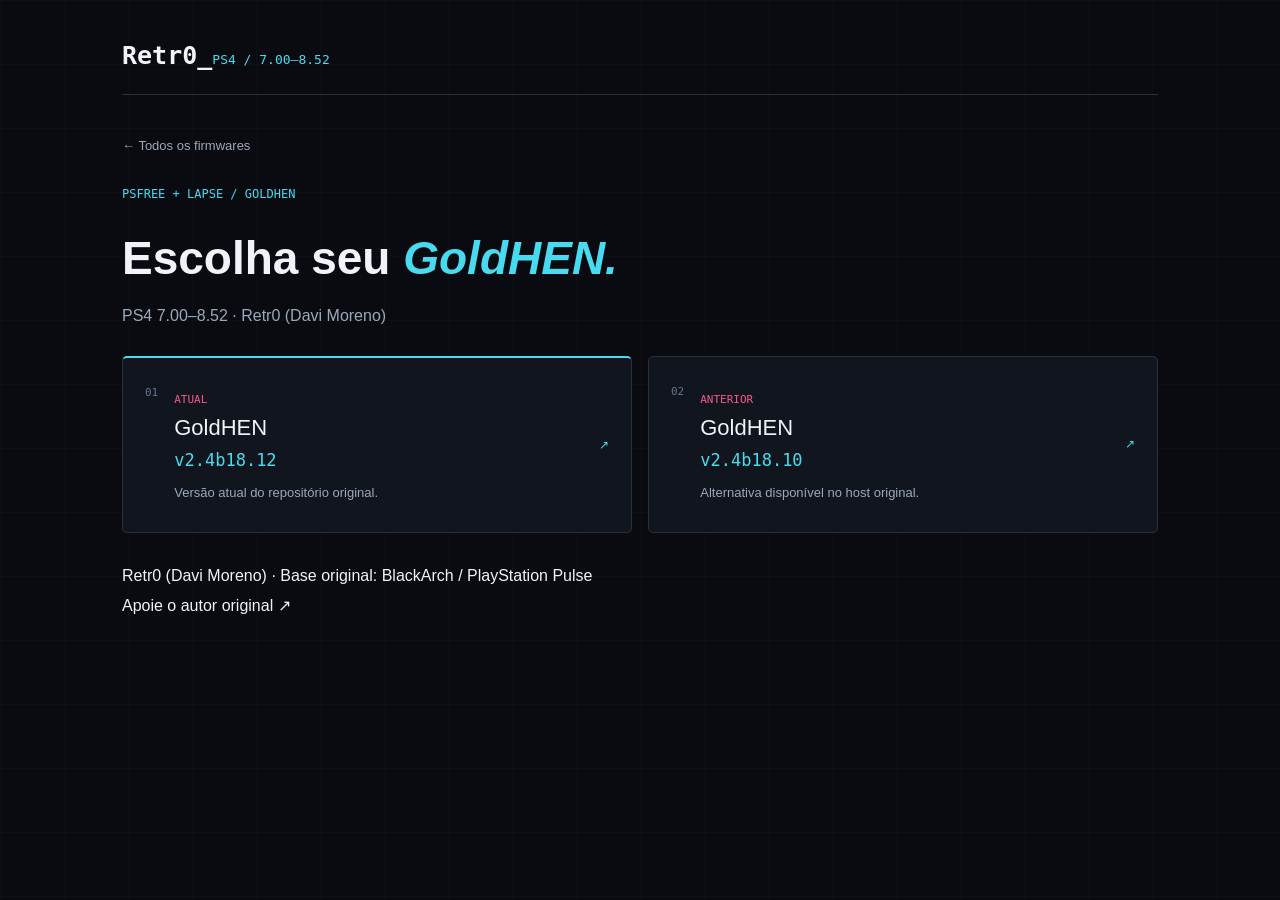
<file: 700/version-selector.html>
<!DOCTYPE html><html lang="pt-BR" manifest="../navigation.manifest"><head><meta charset="utf-8"><meta name="viewport" content="width=device-width,initial-scale=1"><title>Retr0 • GoldHEN para PS4 7.00–8.52</title><meta name="description" content="Selecione GoldHEN no host Retr0 para PS4 7.00–8.52."><meta property="og:title" content="Retr0 • GoldHEN 7.00–8.52"><meta property="og:description" content="GoldHEN v2.4b18.12 e v2.4b18.10 · PSFree + Lapse."><meta property="og:type" content="website"><meta name="twitter:card" content="summary"><link rel="icon" href="../pspulse.png"><link rel="stylesheet" href="../retr0.css"></head><body class="subpage"><div class="app"><header class="bar"><b>Retr0_</b><span class="bar-fw">PS4 / 7.00–8.52</span></header><main class="layout"><a class="back" href="../index.html">← Todos os firmwares</a><p class="kicker">PSFREE + LAPSE / GOLDHEN</p><h1>Escolha seu <em>GoldHEN.</em></h1><p class="sub">PS4 7.00–8.52 · Retr0 (Davi Moreno)</p><section class="menu"><div class="version-grid"><a class="version-card latest" href="cache.html" data-version="v2.4b18.12"><span class="card-index">01</span><span><span class="version-badge">Atual</span><span class="version-title">GoldHEN <span class="version-number">v2.4b18.12</span></span><span class="version-description">Versão atual do repositório original.</span></span><span class="card-action">↗</span></a><a class="version-card" href="cache5.html" data-version="v2.4b18.10"><span class="card-index">02</span><span><span class="version-badge">Anterior</span><span class="version-title">GoldHEN <span class="version-number">v2.4b18.10</span></span><span class="version-description">Alternativa disponível no host original.</span></span><span class="card-action">↗</span></a></div></section><footer class="foot">Retr0 (Davi Moreno) · Base original: <a href="https://t.me/sudoBlackArch">BlackArch</a> / <a href="https://t.me/PlayStation_Pulse">PlayStation Pulse</a><br><a href="https://sudoblackarch.github.io/support/">Apoie o autor original ↗</a></footer></main></div><script src="../version.js"></script></body></html>
</file>
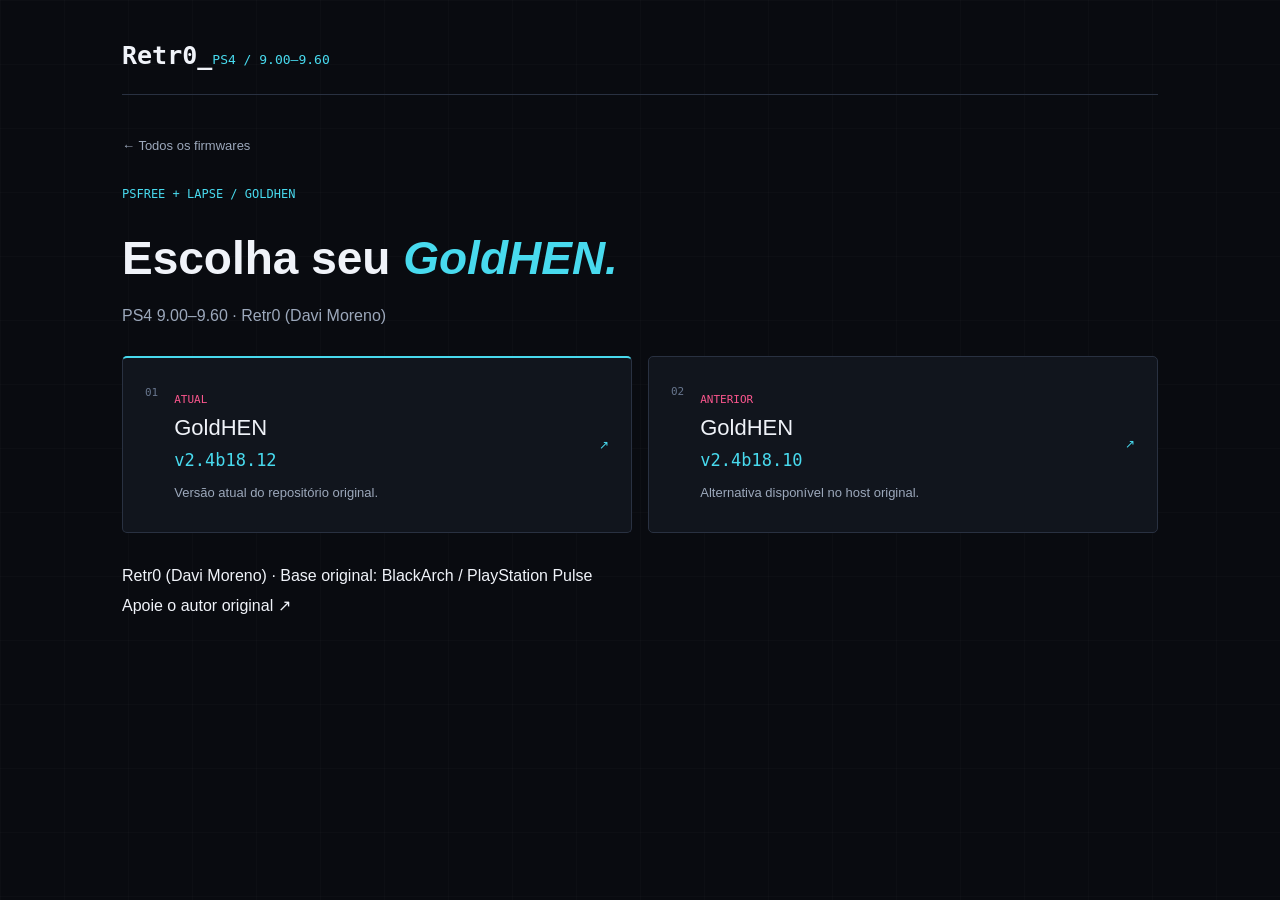
<file: 900/version-selector.html>
<!DOCTYPE html><html lang="pt-BR" manifest="../navigation.manifest"><head><meta charset="utf-8"><meta name="viewport" content="width=device-width,initial-scale=1"><title>Retr0 • GoldHEN para PS4 9.00–9.60</title><meta name="description" content="Selecione GoldHEN no host Retr0 para PS4 9.00–9.60."><meta property="og:title" content="Retr0 • GoldHEN 9.00–9.60"><meta property="og:description" content="GoldHEN v2.4b18.12 e v2.4b18.10 · PSFree + Lapse."><meta property="og:type" content="website"><meta name="twitter:card" content="summary"><link rel="icon" href="../pspulse.png"><link rel="stylesheet" href="../retr0.css"></head><body class="subpage"><div class="app"><header class="bar"><b>Retr0_</b><span class="bar-fw">PS4 / 9.00–9.60</span></header><main class="layout"><a class="back" href="../index.html">← Todos os firmwares</a><p class="kicker">PSFREE + LAPSE / GOLDHEN</p><h1>Escolha seu <em>GoldHEN.</em></h1><p class="sub">PS4 9.00–9.60 · Retr0 (Davi Moreno)</p><section class="menu"><div class="version-grid"><a class="version-card latest" href="cache.html" data-version="v2.4b18.12"><span class="card-index">01</span><span><span class="version-badge">Atual</span><span class="version-title">GoldHEN <span class="version-number">v2.4b18.12</span></span><span class="version-description">Versão atual do repositório original.</span></span><span class="card-action">↗</span></a><a class="version-card" href="cache5.html" data-version="v2.4b18.10"><span class="card-index">02</span><span><span class="version-badge">Anterior</span><span class="version-title">GoldHEN <span class="version-number">v2.4b18.10</span></span><span class="version-description">Alternativa disponível no host original.</span></span><span class="card-action">↗</span></a></div></section><footer class="foot">Retr0 (Davi Moreno) · Base original: <a href="https://t.me/sudoBlackArch">BlackArch</a> / <a href="https://t.me/PlayStation_Pulse">PlayStation Pulse</a><br><a href="https://sudoblackarch.github.io/support/">Apoie o autor original ↗</a></footer></main></div><script src="../version.js"></script></body></html>
</file>
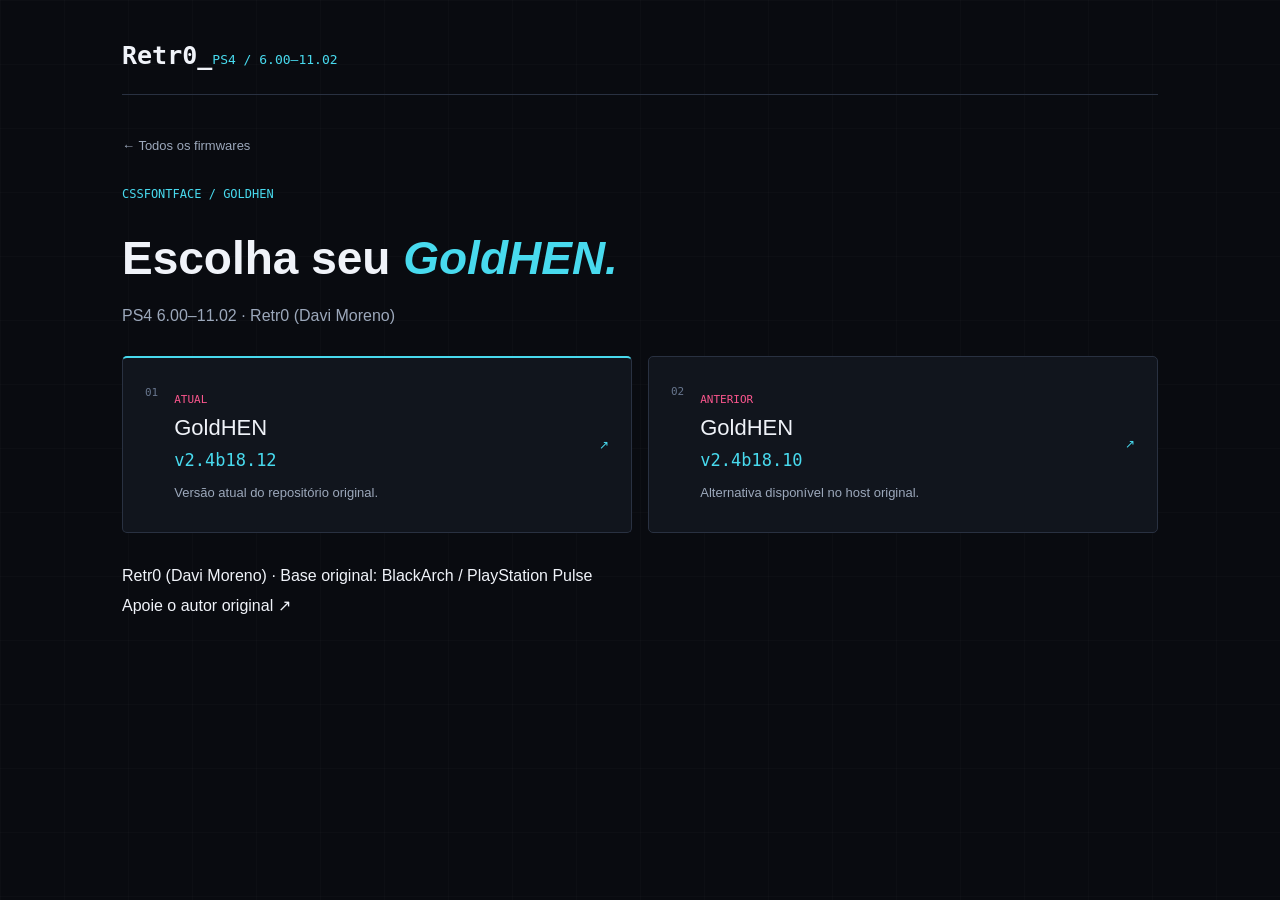
<file: css/version-selector.html>
<!DOCTYPE html><html lang="pt-BR" manifest="../navigation.manifest"><head><meta charset="utf-8"><meta name="viewport" content="width=device-width,initial-scale=1"><title>Retr0 • GoldHEN para PS4 6.00–11.02</title><meta name="description" content="Selecione GoldHEN no host Retr0 para PS4 6.00–11.02."><meta property="og:title" content="Retr0 • GoldHEN 6.00–11.02"><meta property="og:description" content="GoldHEN v2.4b18.12 e v2.4b18.10 · CSSFontFace."><meta property="og:type" content="website"><meta name="twitter:card" content="summary"><link rel="icon" href="../pspulse.png"><link rel="stylesheet" href="../retr0.css"></head><body class="subpage"><div class="app"><header class="bar"><b>Retr0_</b><span class="bar-fw">PS4 / 6.00–11.02</span></header><main class="layout"><a class="back" href="../index.html">← Todos os firmwares</a><p class="kicker">CSSFONTFACE / GOLDHEN</p><h1>Escolha seu <em>GoldHEN.</em></h1><p class="sub">PS4 6.00–11.02 · Retr0 (Davi Moreno)</p><section class="menu"><div class="version-grid"><a class="version-card latest" href="latest/index.html" data-version="v2.4b18.12"><span class="card-index">01</span><span><span class="version-badge">Atual</span><span class="version-title">GoldHEN <span class="version-number">v2.4b18.12</span></span><span class="version-description">Versão atual do repositório original.</span></span><span class="card-action">↗</span></a><a class="version-card" href="stable/index.html" data-version="v2.4b18.10"><span class="card-index">02</span><span><span class="version-badge">Anterior</span><span class="version-title">GoldHEN <span class="version-number">v2.4b18.10</span></span><span class="version-description">Alternativa disponível no host original.</span></span><span class="card-action">↗</span></a></div></section><footer class="foot">Retr0 (Davi Moreno) · Base original: <a href="https://t.me/sudoBlackArch">BlackArch</a> / <a href="https://t.me/PlayStation_Pulse">PlayStation Pulse</a><br><a href="https://sudoblackarch.github.io/support/">Apoie o autor original ↗</a></footer></main></div><script src="../version.js"></script></body></html>
</file>
<file: retr0.css>
:root{--background:#090b10;--panel:#11151d;--panel-raised:#171d28;--foreground:#f0f3f9;--muted:#9ca8bb;--dim:#67758d;--border:#293141;--primary:#48daee;--primary-foreground:#071114;--accent:#fa568d;--success:#8ee3ad;--warning:#f3cc7c;--danger:#ff7a8a;--shadow:0 12px 36px #0006;--glow:0 0 26px #48daee20;--grid:#ffffff04;--bg:var(--background);--text:var(--foreground);--line:var(--border);--line-bright:var(--border);--panel-2:var(--panel-raised);--red:var(--danger);--amber:var(--warning)}
*{box-sizing:border-box}html,body{margin:0;min-height:100%;background:var(--background);color:var(--foreground)}body{font:16px/1.55 Arial,Helvetica,sans-serif;background-image:linear-gradient(var(--grid) 1px,transparent 1px),linear-gradient(90deg,var(--grid) 1px,transparent 1px);background-size:64px 64px}a{color:inherit;text-decoration:none}button,select{font:inherit}a:focus,button:focus,select:focus,[tabindex]:focus{outline:2px solid var(--primary);outline-offset:5px}.shell{max-width:1180px;margin:auto;padding:0 32px}.top{height:92px;display:flex;align-items:center;justify-content:space-between;border-bottom:1px solid var(--border)}.brand{font-size:26px;font-weight:bold}.brand span,h1 span{color:var(--primary)}.brand small{font:11px Consolas,monospace;color:var(--muted);margin-left:16px}.online{font:12px Consolas,monospace;color:var(--success)}.online:before{content:'●';margin-right:8px}.eyebrow{font:12px Consolas,monospace;color:var(--primary);text-transform:uppercase;margin:0 0 16px}.intro{padding:44px 0 30px}.intro h1{font-size:76px;line-height:1;margin:0 0 16px;font-weight:800;letter-spacing:0}.intro h1 .zero{color:var(--accent)}.intro p:last-child{color:var(--muted);margin:0}.firmware-status{border-top:1px solid var(--border);border-bottom:1px solid var(--border);padding:16px 0;display:flex;align-items:center;justify-content:space-between;gap:18px;font-size:13px}.status-label{color:var(--muted);margin-right:14px}.status-value{color:var(--foreground);font-family:Consolas,monospace}.status-value.detected{color:var(--success)}.manual{display:flex;align-items:center;gap:12px;color:var(--muted)}select{color:var(--foreground);background:var(--panel);border:1px solid var(--border);border-radius:4px;padding:8px 32px 8px 12px;max-width:100%}.section-heading{display:flex;justify-content:space-between;align-items:center;margin:28px 0 16px}.section-heading h2{font-size:14px;font-weight:400;margin:0;color:var(--muted)}.section-heading span{font:11px Consolas,monospace;color:var(--dim)}.featured{position:relative;overflow:hidden;border:1px solid var(--border);border-top:2px solid var(--primary);border-radius:6px;background:var(--panel);padding:28px 32px;display:flex;align-items:center;justify-content:space-between;gap:24px;min-height:225px}.featured.selected{border-color:var(--primary);box-shadow:var(--glow)}.featured h2{font-size:42px;line-height:1.15;margin:13px 0 10px}.featured p{color:var(--muted);font-size:14px;margin:0}.badge{display:inline-block;color:var(--primary);font:11px Consolas,monospace}.badge.pink{color:var(--accent)}.featured .version-list{font:12px Consolas,monospace;color:var(--dim);margin-top:17px}.feature-side{text-align:right;min-width:175px}.console-art{display:block;width:150px;height:82px;margin:0 0 14px auto;color:var(--dim)}.cta{display:inline-flex;align-items:center;justify-content:space-between;gap:32px;padding:13px 20px;background:var(--primary);color:var(--primary-foreground);font-size:14px;font-weight:bold;border:0;border-radius:3px}.cta .arrow{font-size:20px;line-height:1}.cta:hover{background:var(--foreground)}.routes{display:grid;grid-template-columns:repeat(3,minmax(0,1fr));gap:12px}.route{position:relative;background:var(--panel);border:1px solid var(--border);border-radius:5px;min-height:137px;padding:20px;display:flex;flex-direction:column;justify-content:space-between}.route:hover,.route.selected{border-color:var(--primary);background:var(--panel-raised)}.route .index{font:11px Consolas,monospace;color:var(--dim);padding-right:26px}.route strong{font-size:21px;font-weight:400;display:block;margin:8px 0 3px}.route small{font-size:12px;color:var(--muted)}.route .arrow{position:absolute;right:20px;top:15px;color:var(--primary)}.route.selected .index{color:var(--success)}.bottom{margin-top:30px;padding:22px 0;border-top:1px solid var(--border);display:flex;justify-content:space-between;gap:18px;font-size:12px;color:var(--muted)}.bottom a{margin-left:18px}.bottom a:hover{color:var(--primary)}.signature{color:var(--foreground)}.disclaimer{color:var(--dim);font-size:11px;padding:0 0 24px}.notice-line{color:var(--warning);font-size:13px;margin:16px 0 0;min-height:20px}.subpage .app{max-width:1100px;width:auto;margin:auto;padding:26px 32px;min-height:100vh}.subpage .bar{border:0;border-bottom:1px solid var(--border);padding:15px 0 24px;letter-spacing:0;font:13px Consolas,monospace}.subpage .bar b{font-size:25px;color:var(--foreground);font-weight:bold}.subpage .bar-fw{color:var(--primary)}.subpage .layout{padding-top:38px}.subpage .kicker{font:12px Consolas,monospace;color:var(--primary);letter-spacing:0;margin-bottom:20px}.subpage h1{font:bold 46px/1.15 Arial,sans-serif;letter-spacing:0;margin-bottom:18px}.subpage h1 em{color:var(--primary)}.subpage .sub{font:16px/1.6 Arial,sans-serif;color:var(--muted)}.subpage .boot{font:12px/1.8 Consolas,monospace;color:var(--muted)}.subpage .boot b{color:var(--success)}.subpage .status{background:var(--panel);border:1px solid var(--border);border-top:2px solid var(--primary);border-radius:5px;padding:30px;margin:28px 0;min-height:140px}.subpage #state{font-size:23px;color:var(--primary)}.subpage #det,.subpage #cache{color:var(--muted);font-size:14px}.subpage #state.bad{color:var(--danger)}.subpage .nodeplay{border:0;border-top:1px solid var(--border);background:transparent;padding:20px 0;margin-top:30px}.subpage .np-name{font-size:20px}.subpage .foot{text-align:left;line-height:1.9;letter-spacing:0;padding-bottom:48px}.back{display:inline-block;color:var(--muted);font:13px Arial,sans-serif;margin-bottom:22px}.back:hover{color:var(--primary)}.subpage .menu{border:0;padding:0;background:transparent;margin:28px 0}.subpage .menu-top{border-bottom:1px solid var(--border);padding:0 0 14px;margin-bottom:16px;letter-spacing:0}.subpage .version-grid{display:grid;grid-template-columns:1fr 1fr;gap:16px}.subpage .version-card{display:flex;align-items:center;gap:16px;position:relative;cursor:pointer;background:var(--panel);border:1px solid var(--border);border-radius:5px;padding:28px 22px;min-height:170px}.subpage .version-card.latest{border-top:2px solid var(--primary)}.subpage .version-card:focus,.subpage .version-card:hover{border-color:var(--primary);background:var(--panel-raised)}.subpage .version-title{font-size:22px;display:block}.subpage .version-number{display:block;font:17px Consolas,monospace;color:var(--primary);margin-top:5px}.subpage .version-description{font:13px/1.6 Arial,sans-serif;color:var(--muted);display:block;margin-top:13px}.subpage .version-badge{font:11px Consolas,monospace;color:var(--accent);text-transform:uppercase}.subpage .card-index{align-self:flex-start;color:var(--dim);font:11px Consolas,monospace}.subpage .card-action{color:var(--primary);margin-left:auto;font-size:12px;white-space:nowrap}.subpage .pspulse-support{position:static;display:inline-block;background:transparent;border:0;box-shadow:none;color:var(--muted)!important;margin:0 auto 24px;padding:0;font:12px Arial,sans-serif}.subpage .menu-hint{display:none}
@media(max-width:760px){.shell{padding:0 20px}.top{height:76px}.brand small{display:none}.intro{padding:32px 0 25px}.intro h1{font-size:58px}.firmware-status{align-items:flex-start;flex-direction:column;gap:12px}.manual{width:100%;justify-content:space-between}.featured{padding:24px;display:block}.featured h2{font-size:32px}.feature-side{text-align:left;margin-top:24px;display:flex;align-items:center;justify-content:space-between;gap:12px}.console-art{width:100px;height:55px;margin:0}.cta{gap:16px}.routes{grid-template-columns:1fr 1fr}.route{padding:17px;min-height:140px}.route strong{font-size:18px}.bottom{flex-direction:column}.bottom a{margin:0 14px 0 0;display:inline-block}.subpage .app{padding:16px 20px;width:auto}.subpage h1{font-size:32px}.subpage .bar{flex-wrap:wrap;gap:10px}.subpage .version-grid{grid-template-columns:1fr}.subpage .version-card{padding:22px 16px}.subpage .card-action{font-size:11px}.subpage .status{padding:22px}.subpage .layout{padding-top:26px}}
@media(prefers-reduced-motion:no-preference){.route,.cta{transition:background .18s,border-color .18s}.intro{animation:appear .45s ease-out}@keyframes appear{from{opacity:0;transform:translateY(8px)}to{opacity:1;transform:translateY(0)}}}
.recommendation{display:inline-block;margin-left:16px;color:var(--primary);font-size:12px}.recommendation[hidden]{display:none}@media(max-width:760px){.recommendation{display:block;margin:10px 0 0}}
</file>
